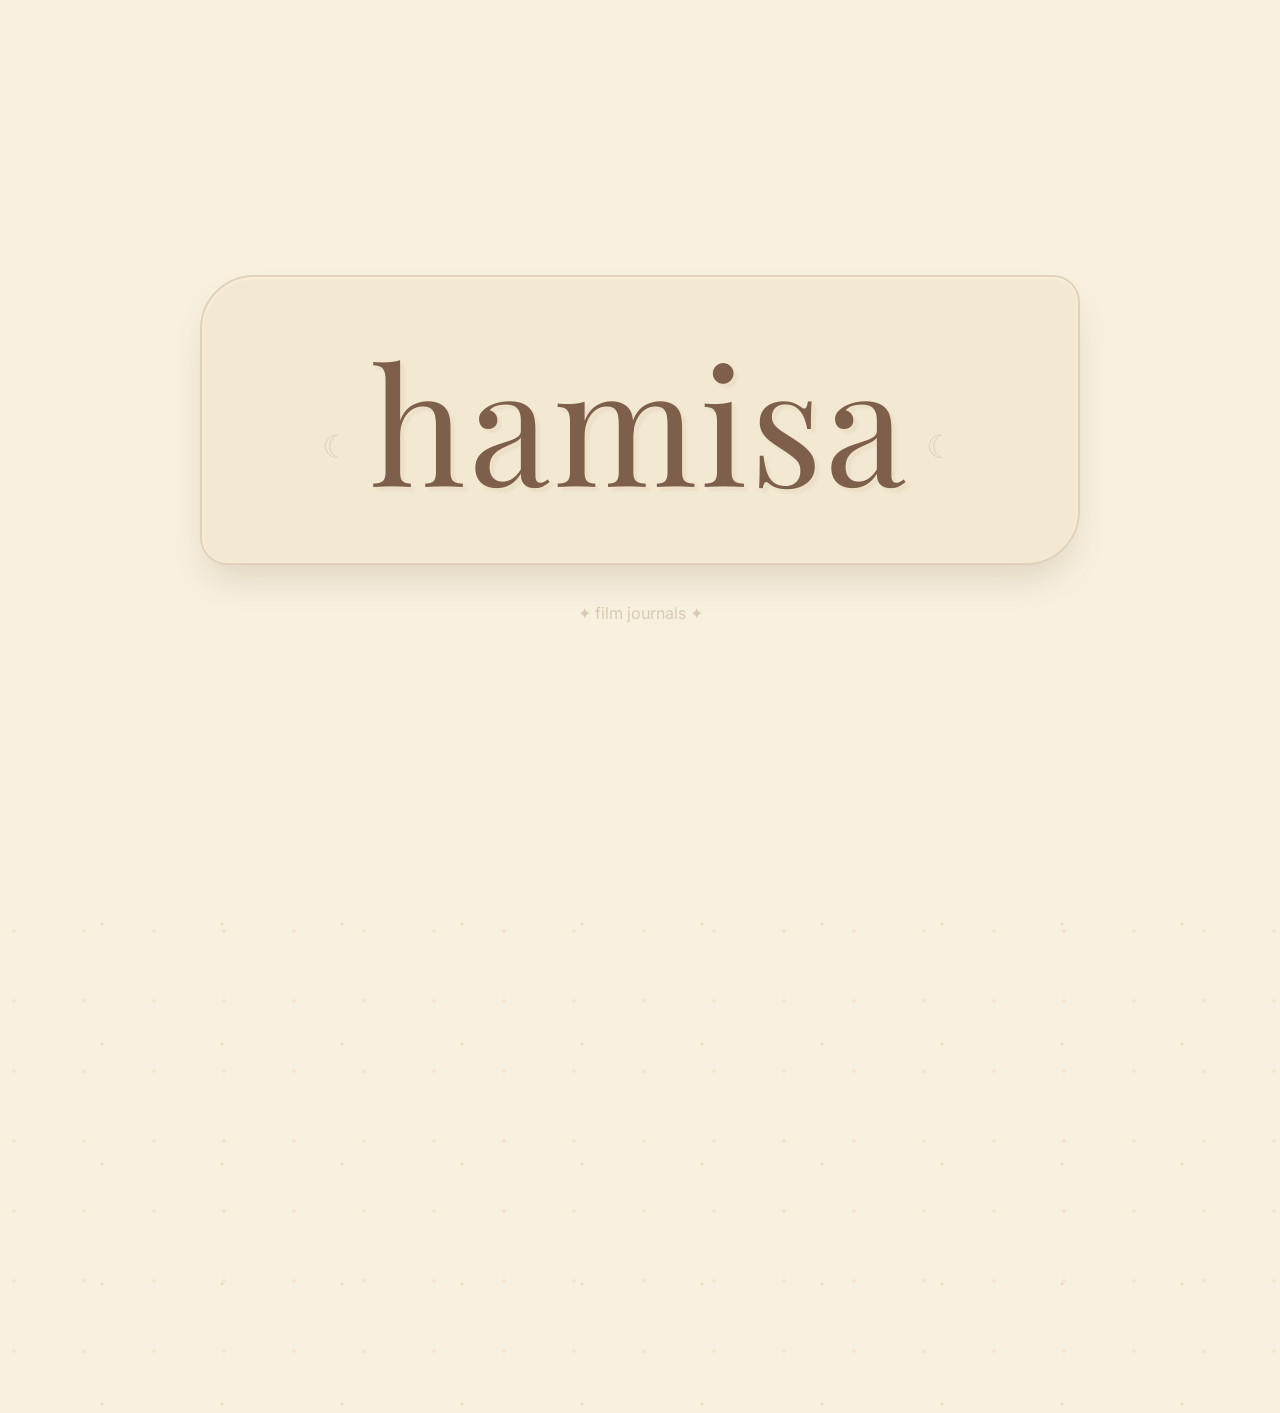
<file: index.html>
<!DOCTYPE html>
<html lang="en">
<head>
    <meta charset="UTF-8">
    <meta name="viewport" content="width=device-width, initial-scale=1.0">
    <title>hi· film journals</title>
    
    <!-- Fonts -->
    <link rel="preconnect" href="https://fonts.googleapis.com">
    <link rel="preconnect" href="https://fonts.gstatic.com" crossorigin>
    <link href="https://fonts.googleapis.com/css2?family=Playfair+Display:ital,wght@0,400..900;1,400..900&family=Inter:opsz,wght@14..32,300;14..32,400;14..32,500&display=swap" rel="stylesheet">
    
    <!-- CSS -->
    <link rel="stylesheet" href="styles.css">
</head>
<body>
    <!-- Landing Section (Animated) -->
    <div id="landing-section" class="section">
        <div class="landing-content">
            <div class="canvas" id="landingCanvas">
                <span class="hamisa">hamisa</span>
            </div>
            <div class="landing-footer">
                <span>✦ film journals ✦</span>
            </div>
        </div>
    </div>

    <!-- Reviews Section (Public) -->
    <div id="reviews-section" class="section">
        <div class="reviews-container">
            <div class="review-header">
                <h1>film reviews</h1>
                <div class="nav-links">
                    <a href="index.html" class="nav-link active">movies</a>
                    <a href="thoughts.html" class="nav-link">thinky place</a>
                    <button class="admin-login-btn" id="open-admin-btn">admin ✦</button>
                </div>
            </div>

            <!-- Search and Filter -->
            <div class="search-container">
                <input type="text" id="searchInput" placeholder="🔍 search by title, director, or year...">
                <select id="yearFilter">
                    <option value="all">all years</option>
                    <option value="2025">2025</option>
                    <option value="2024">2024</option>
                    <option value="2023">2023</option>
                    <option value="2022">2022</option>
                    <option value="2021">2021</option>
                    <option value="2020">2020</option>
                </select>
                <select id="sortFilter">
                    <option value="newest">newest first</option>
                    <option value="oldest">oldest first</option>
                    <option value="a-z">a-z</option>
                    <option value="z-a">z-a</option>
                </select>
            </div>

            <!-- Review Grid -->
            <div id="reviewGrid" class="review-grid"></div>
            <div id="counterNote" class="counter-note"></div>

            <!-- Signature -->
            <div class="signature">
                <span>with love, hamisa</span>
            </div>
        </div>
    </div>

    <!-- Admin Login Modal -->
    <div id="loginModal" class="modal-overlay">
        <div class="modal-content login-modal">
            <span class="modal-flourish">☾</span>
            <h2 class="login-title">admin</h2>
            <div class="form-group">
                <input type="password" id="passwordInput" placeholder="✦ password ✦">
            </div>
            <div class="login-actions">
                <button class="btn" id="loginSubmitBtn">enter</button>
                <button class="btn" id="loginCancelBtn">cancel</button>
            </div>
            <div id="loginError" class="login-error"></div>
        </div>
    </div>

    <!-- Admin Section (Hidden by default) -->
    <div id="admin-section">
        <div class="reviews-container">
            <div class="review-header">
                <h1>admin panel</h1>
                <div class="nav-links">
                    <a href="index.html" class="nav-link">movies</a>
                    <a href="thoughts.html" class="nav-link">thinky place</a>
                    <button class="admin-login-btn" id="back-to-reviews-btn">← back to reviews</button>
                </div>
            </div>

            <!-- Stats Dashboard -->
            <div class="stats-dashboard" id="statsDashboard"></div>

            <div class="admin-container">
                <div id="adminStatus" class="status-message"></div>
                
                <form id="showForm">
                    <div class="form-group">
                        <label for="title">title *</label>
                        <input type="text" id="title" required>
                    </div>
                    <div class="form-group">
                        <label for="director">director</label>
                        <input type="text" id="director">
                    </div>
                    <div class="form-group">
                        <label for="year">year</label>
                        <input type="text" id="year" placeholder="e.g., 2024">
                    </div>
                    <div class="form-group">
                        <label for="reviewText">review *</label>
                        <textarea id="reviewText" required></textarea>
                    </div>
                    <div class="form-actions">
                        <button type="submit" class="btn" id="saveBtn">➕ add show</button>
                        <button type="button" class="btn" id="clearBtn">clear</button>
                    </div>
                </form>

                <!-- Import/Export Section -->
                <div class="import-export">
                    <h3>data management</h3>
                    <div class="import-export-buttons">
                        <button class="btn" id="exportBtn">📥 export</button>
                        <button class="btn" id="importBtn">📤 import</button>
                        <input type="file" id="importFile" accept=".json" style="display: none;">
                    </div>
                </div>

                <div class="shows-list">
                    <h3>current shows (<span id="showCount">0</span>)</h3>
                    <div id="showsContainer"></div>
                </div>
            </div>
        </div>
    </div>

    <!-- Review Modal -->
    <div id="reviewModal" class="modal-overlay">
        <div class="modal-content">
            <span class="modal-flourish">☾</span>
            <div id="modalTitle" class="modal-title"></div>
            <div id="modalReview" class="modal-review"></div>
            <div class="modal-actions">
                <button class="btn" id="closeModalBtn">close</button>
                <button class="btn" id="shareModalBtn">share</button>
            </div>
        </div>
    </div>

    <!-- Toast Container -->
    <div id="toastContainer" class="toast-container"></div>

    <!-- Back to Top Button -->
    <div class="back-to-top" id="backToTop">↑</div>

    <!-- Scripts -->
    
    <script src="script.js"></script>
</body>
</html>
</file>
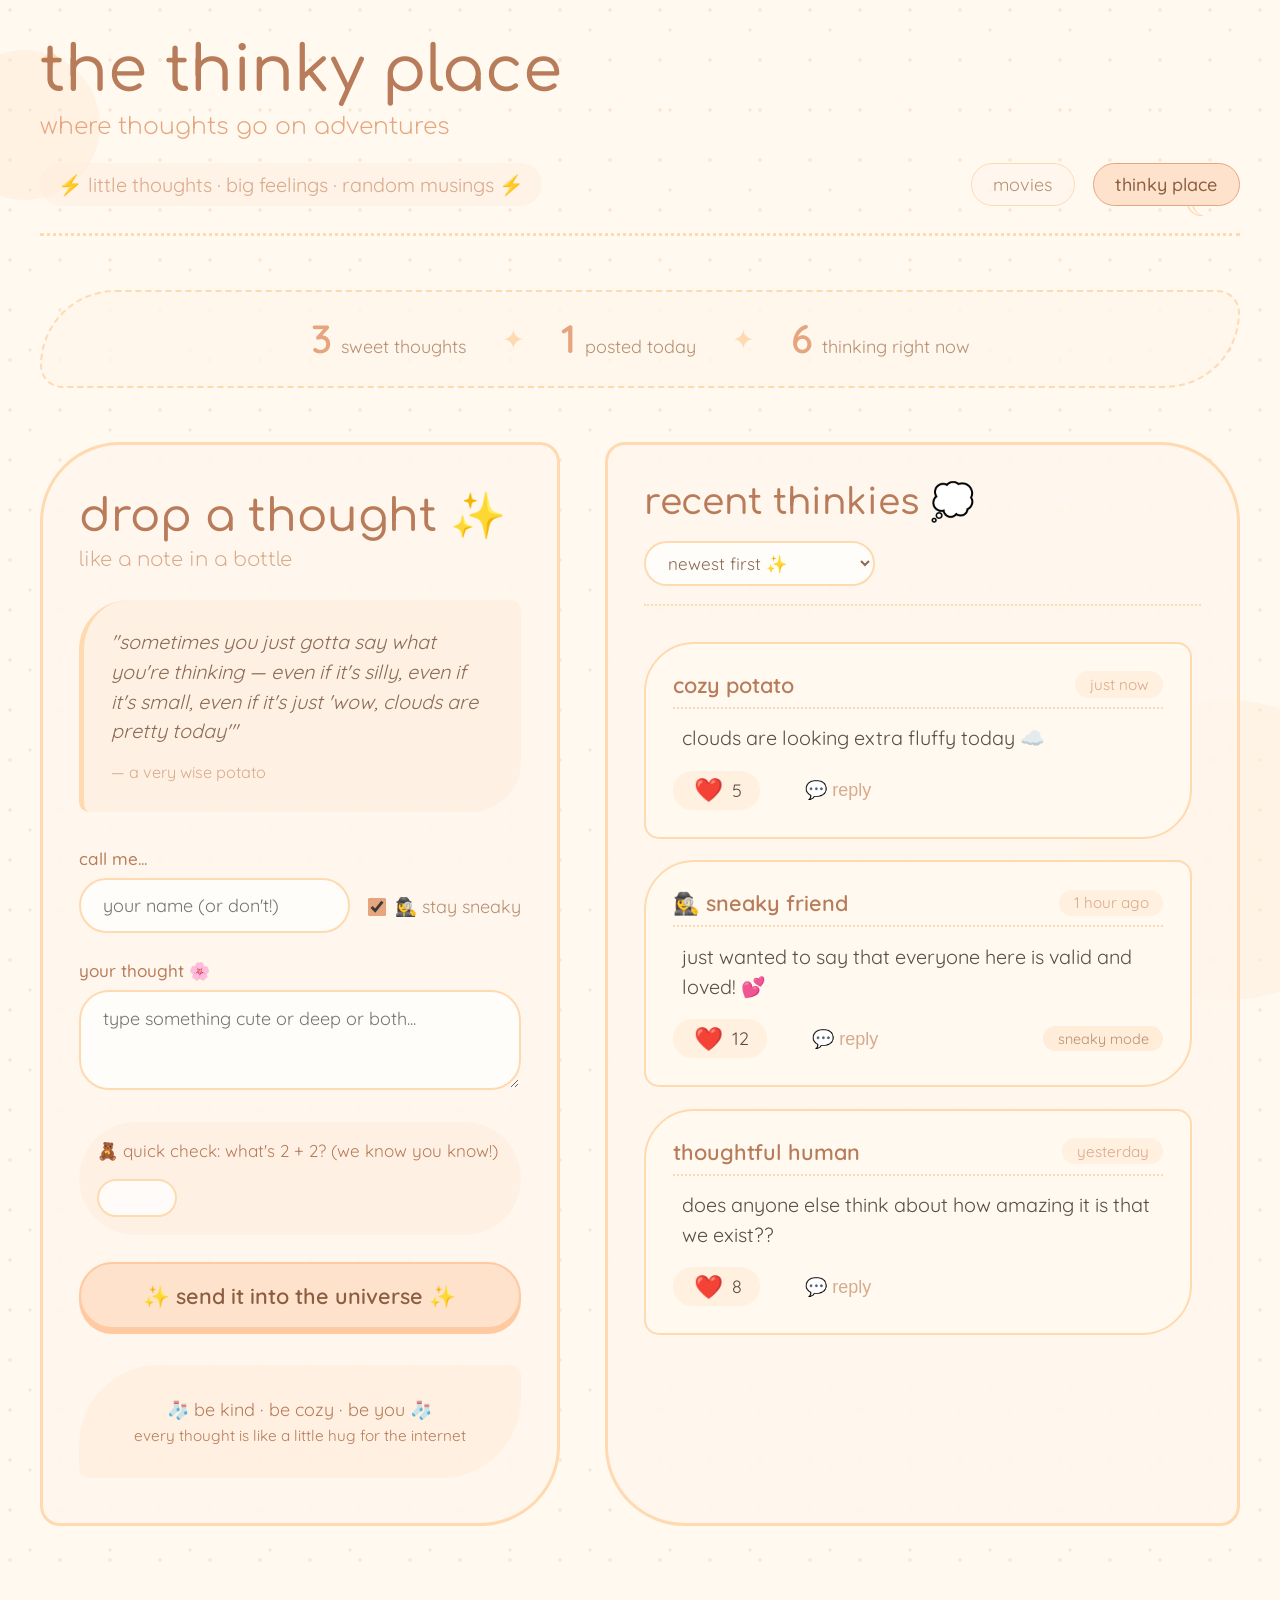
<file: thoughts.html>
<!DOCTYPE html>
<html lang="en">
<head>
    <meta charset="UTF-8">
    <meta name="viewport" content="width=device-width, initial-scale=1.0">
    <title>the thinky place · cute thoughts</title>
    
    <!-- Fonts -->
    <link rel="preconnect" href="https://fonts.googleapis.com">
    <link rel="preconnect" href="https://fonts.gstatic.com" crossorigin>
    <link href="https://fonts.googleapis.com/css2?family=Quicksand:wght@300;400;500;600&family=Comfortaa:wght@300;400;500&display=swap" rel="stylesheet">
    
    <!-- CSS -->
    <link rel="stylesheet" href="thoughts.css">
</head>
<body>
    <!-- floating cuties -->
    <div class="floating-circle"></div>
    <div class="floating-circle-small"></div>
    <div class="floating-star">✦</div>
    <div class="floating-star" style="top: 20%; right: 5%;">☾</div>

    <div class="thoughts-page">
        <!-- header with silly title -->
        <div class="header">
            <div class="title-block">
                <h1>
                    the thinky place
                    <span>where thoughts go on adventures</span>
                </h1>
                <div class="subtitle">
                    ⚡ little thoughts · big feelings · random musings ⚡
                </div>
            </div>
            <div class="nav-links">
                <a href="index.html" class="nav-link">movies</a>
                <a href="thoughts.html" class="nav-link active">thinky place</a>
               
            </div>
        </div>

        <!-- silly stats -->
        <div class="stats-banner">
            <div class="stat-group">
                <span class="stat-number" id="totalComments">0</span>
                <span class="stat-label">sweet thoughts</span>
            </div>
            <span class="stat-divider">✦</span>
            <div class="stat-group">
                <span class="stat-number" id="todayComments">0</span>
                <span class="stat-label">posted today</span>
            </div>
            <span class="stat-divider">✦</span>
            <div class="stat-group">
                <span class="stat-number" id="activeUsers">0</span>
                <span class="stat-label">thinking right now</span>
            </div>
        </div>

        <!-- two column layout -->
        <div class="thoughts-layout">
            <!-- LEFT COLUMN: drop a thought -->
            <div class="drop-spot">
                <h2>
                    drop a thought ✨
                    <span>like a note in a bottle</span>
                </h2>
                
                <div class="silly-quote">
                    "sometimes you just gotta say what you're thinking — even if it's silly, even if it's small, even if it's just 'wow, clouds are pretty today'"
                    <span class="quote-author">— a very wise potato</span>
                </div>
                
                <form id="commentForm" class="cute-form">
                    <div class="form-row">
                        <div class="form-group">
                            <label for="name">call me...</label>
                            <input type="text" id="name" placeholder="your name (or don't!)">
                        </div>
                        <div class="anonymous-toggle">
                            <input type="checkbox" id="anonymousCheck" checked>
                            <label for="anonymousCheck">🕵️‍♀️ stay sneaky</label>
                        </div>
                    </div>
                    
                    <div class="form-group">
                        <label for="comment">your thought <span class="cute-star">🌸</span></label>
                        <textarea id="comment" class="thought-input" placeholder="type something cute or deep or both..."></textarea>
                    </div>
                    
                    <div class="silly-test">
                        <span>🧸 quick check: what's 2 + 2? (we know you know!)</span>
                        <input type="number" id="captcha" required>
                    </div>
                    
                    <button type="submit" class="cute-btn">✨ send it into the universe ✨</button>
                </form>
                
                <div class="cozy-note">
                    <p>🧦 be kind · be cozy · be you 🧦</p>
                    <p style="font-size: 0.85rem;">every thought is like a little hug for the internet</p>
                </div>
            </div>

            <!-- RIGHT COLUMN: thoughts feed -->
            <div class="feed-spot">
                <div class="feed-header">
                    <h3>recent thinkies 💭</h3>
                    <select class="feed-sort" id="sortComments">
                        <option value="newest">newest first ✨</option>
                        <option value="popular">most loved ❤️</option>
                        <option value="oldest">oldies but goodies 📦</option>
                    </select>
                </div>
                
                <div class="thoughts-feed" id="commentsContainer">
                    <!-- comments go here -->
                </div>
            </div>
        </div>
    </div>

    <!-- secret admin login (shh!) -->
    <div id="loginModal" class="modal-overlay">
        <div class="modal-content">
            <div class="modal-flourish">🔐</div>
            <h2 class="modal-title">shh! secret spot</h2>
            <input type="password" id="adminPassword" class="modal-input" placeholder="whisper the password...">
            <div class="modal-actions">
                <button class="modal-btn" id="adminLoginBtn">peek inside</button>
                <button class="modal-btn" id="adminCancelBtn">nevermind</button>
            </div>
            <div id="loginError" class="modal-error"></div>
        </div>
    </div>

    <!-- toasties for notifications -->
    <div class="toast-container" id="toastContainer"></div>

    <!-- Back to Top Button -->
    <div class="back-to-top" id="backToTop">↑</div>

    <!-- JavaScript -->
    <script src="thoughts.js"></script>
   
</body>
</html>
</file>
<file: styles.css>
/* ===== RESET & BASE ===== */
/* Fluid typography - text scales smoothly between screen sizes */
html {
    font-size: 16px;
}

@media screen and (min-width: 320px) {
    html {
        font-size: calc(14px + 2 * ((100vw - 320px) / 680));
    }
}

@media screen and (min-width: 1000px) {
    html {
        font-size: 18px;
    }
}
* {
    margin: 0;
    padding: 0;
    box-sizing: border-box;
}

body {
    background-color: #f8f1e0;
    font-family: 'Inter', 'Segoe UI', Roboto, sans-serif;
    color: #5e4b3c;
    line-height: 1.5;
    min-height: 100vh;
    background-image: radial-gradient(circle at 20% 30%, #f3e5d0 2px, transparent 2px),
                      radial-gradient(circle at 85% 70%, #ecdcc0 1px, transparent 2px);
    background-size: 70px 70px, 120px 120px;
    padding: 1rem;
    overflow-x: hidden;
    animation: pageFadeIn 0.5s ease-out;
}

@keyframes pageFadeIn {
    from {
        opacity: 0;
        transform: translateY(10px);
    }
    to {
        opacity: 1;
        transform: translateY(0);
    }
}

::selection {
    background-color: #dac9b5;
    color: #3f3329;
}

/* ===== SECTIONS ===== */
.section {
    min-height: 100vh;
    display: flex;
    align-items: center;
    justify-content: center;
    transition: transform 0.8s cubic-bezier(0.4, 0, 0.2, 1);
}

#landing-section {
    position: fixed;
    top: 0;
    left: 0;
    width: 100%;
    height: 100vh;
    z-index: 100;
    background-color: #f8f1e0;
    transform: translateY(0);
}

#landing-section.hidden {
    transform: translateY(-100%);
}

#reviews-section {
    min-height: 100vh;
    padding: 2rem 0;
    opacity: 0;
    transition: opacity 0.5s ease 0.3s;
}

#reviews-section.visible {
    opacity: 1;
}

/* ===== LANDING PAGE ===== */
.landing-content {
    width: 100%;
    max-width: 880px;
    margin: 0 auto;
    animation: floatIn 1.2s ease-out;
}

@keyframes floatIn {
    0% {
        opacity: 0;
        transform: translateY(40px) scale(0.95);
    }
    100% {
        opacity: 1;
        transform: translateY(0) scale(1);
    }
}

.canvas {
    width: 100%;
    background: #f3e9d2;
    border-radius: 3rem 1.5rem 3rem 1.5rem;
    box-shadow: 0 20px 35px -8px rgba(120, 90, 60, 0.2),
                inset 0 1px 4px rgba(255, 245, 225, 0.8);
    padding: 3rem 2.5rem;
    border: 2px solid #e2d2bb;
    cursor: pointer;
    transition: all 0.3s ease;
    position: relative;
    overflow: hidden;
}

.canvas:hover {
    transform: scale(1.02);
    box-shadow: 0 30px 45px -12px rgba(120, 90, 60, 0.3);
}

.canvas::after {
    content: "click to enter";
    position: absolute;
    bottom: 20px;
    right: 30px;
    font-size: 0.9rem;
    color: #cbb99f;
    opacity: 0;
    transition: opacity 0.3s ease;
    font-style: italic;
}

.canvas:hover::after {
    opacity: 0.7;
}

.hamisa {
    display: block;
    font-size: clamp(4rem, 18vw, 9rem);
    font-weight: 400;
    letter-spacing: 0.02em;
    color: #7d5f4b;
    text-align: center;
    text-transform: lowercase;
    font-family: 'Playfair Display', 'Times New Roman', Georgia, serif;
    text-shadow: 2px 2px 1px rgba(240, 225, 200, 0.8),
                 4px 4px 3px rgba(160, 130, 100, 0.1);
    line-height: 1.1;
    animation: pulse 3s infinite ease-in-out;
}

@keyframes pulse {
    0%, 100% {
        text-shadow: 2px 2px 1px rgba(240, 225, 200, 0.8),
                     4px 4px 3px rgba(160, 130, 100, 0.1);
    }
    50% {
        text-shadow: 4px 4px 2px rgba(240, 225, 200, 0.9),
                     6px 6px 5px rgba(160, 130, 100, 0.15);
    }
}

.hamisa::before, .hamisa::after {
    content: "☾";
    display: inline-block;
    font-size: 1.8rem;
    color: #cbb99f;
    margin: 0 0.9rem;
    vertical-align: middle;
    opacity: 0.45;
    filter: drop-shadow(0 1px 0 #fff8e5);
    animation: rotateMoon 8s infinite linear;
}

.hamisa::before {
    animation: rotateMoon 8s infinite reverse;
}

@keyframes rotateMoon {
    0% { transform: rotate(0deg); }
    100% { transform: rotate(360deg); }
}

.landing-footer {
    text-align: center;
    margin-top: 2rem;
    font-size: 0.9rem;
    color: #cbb99f;
    opacity: 0;
    animation: fadeInUp 0.8s ease-out 0.5s forwards;
}

@keyframes fadeInUp {
    from {
        opacity: 0;
        transform: translateY(10px);
    }
    to {
        opacity: 0.7;
        transform: translateY(0);
    }
}

/* ===== REVIEW SECTION ===== */
.reviews-container {
    max-width: 1200px;
    margin: 0 auto;
    padding: 0 1rem;
}

.review-header {
    display: flex;
    justify-content: space-between;
    align-items: center;
    margin-bottom: 2rem;
    padding: 1rem 0;
    border-bottom: 2px solid #e2d2bb;
}

.review-header h1 {
    font-family: 'Playfair Display', serif;
    font-size: 2.5rem;
    color: #7d5f4b;
    position: relative;
    display: inline-block;
}

.review-header h1::after {
    content: '';
    position: absolute;
    bottom: -5px;
    left: 0;
    width: 60px;
    height: 3px;
    background: #dac9b5;
    border-radius: 3px;
}

/* ===== NAVIGATION LINKS ===== */
.nav-links {
    display: flex;
    gap: 1rem;
    align-items: center;
}

.nav-link {
    font-size: 1rem;
    text-decoration: none;
    color: #9b846d;
    padding: 0.5rem 1.2rem;
    border-radius: 40px;
    background: rgba(255, 245, 235, 0.7);
    border: 1px solid #e2d2bb;
    transition: all 0.3s cubic-bezier(0.4, 0, 0.2, 1);
}

.nav-link:hover {
    background: #e7dac6;
    border-color: #bfaa97;
    color: #5e4b3c;
    transform: translateY(-2px);
}

.nav-link.active {
    background: #e7dac6;
    border-color: #bfaa97;
    color: #5e4b3c;
    font-weight: 500;
}

.admin-login-btn {
    background: none;
    border: 1px solid #e2d2bb;
    border-radius: 40px;
    padding: 0.5rem 1.5rem;
    font-size: 0.9rem;
    color: #9b846d;
    cursor: pointer;
    transition: all 0.2s;
    font-family: 'Inter', sans-serif;
}

.admin-login-btn:hover {
    background: #e7dac6;
    border-color: #bfaa97;
    color: #5e4b3c;
}

/* ===== SEARCH & FILTER ===== */
.search-container {
    display: flex;
    gap: 1rem;
    margin-bottom: 2rem;
    flex-wrap: wrap;
}

.search-container input, .search-container select {
    padding: 0.8rem 1.2rem;
    background: #f3e9d2;
    border: 2px solid #e2d2bb;
    border-radius: 40px;
    font-family: 'Inter', sans-serif;
    color: #5e4b3c;
    font-size: 0.95rem;
    transition: all 0.2s;
    flex: 1;
    min-width: 200px;
}

.search-container input:focus, .search-container select:focus {
    outline: none;
    border-color: #bfaa97;
    background: #fef9f0;
}

.search-container input::placeholder {
    color: #cbb99f;
    font-style: italic;
}

.search-container select {
    cursor: pointer;
    background-image: url("data:image/svg+xml;utf8,<svg xmlns='http://www.w3.org/2000/svg' width='16' height='16' viewBox='0 0 24 24' fill='none' stroke='%235e4b3c' stroke-width='2'><polyline points='6 9 12 15 18 9'/></svg>");
    background-repeat: no-repeat;
    background-position: right 1rem center;
    appearance: none;
    padding-right: 2.5rem;
}

/* ===== REVIEW GRID ===== */
.review-grid {
    display: grid;
    grid-template-columns: repeat(auto-fill, minmax(280px, 1fr));
    gap: 1.8rem;
    margin: 2rem 0;
}

.review-card {
    background: #f4ead8;
    border: 1px solid #e5d6c2;
    border-radius: 2rem 0.8rem 2rem 0.8rem;
    padding: 1.8rem 1.2rem 1.4rem 1.2rem;
    transition: all 0.3s ease;
    box-shadow: 0 10px 20px -12px rgba(90, 70, 50, 0.2);
    display: flex;
    flex-direction: column;
    cursor: pointer;
    position: relative;
    animation: cardAppear 0.5s ease-out;
    animation-fill-mode: both;
}

@keyframes cardAppear {
    from {
        opacity: 0;
        transform: translateY(20px);
    }
    to {
        opacity: 1;
        transform: translateY(0);
    }
}

.review-card:nth-child(1) { animation-delay: 0.1s; }
.review-card:nth-child(2) { animation-delay: 0.15s; }
.review-card:nth-child(3) { animation-delay: 0.2s; }
.review-card:nth-child(4) { animation-delay: 0.25s; }
.review-card:nth-child(5) { animation-delay: 0.3s; }
.review-card:nth-child(6) { animation-delay: 0.35s; }
.review-card:nth-child(7) { animation-delay: 0.4s; }
.review-card:nth-child(8) { animation-delay: 0.45s; }
.review-card:nth-child(9) { animation-delay: 0.5s; }
.review-card:nth-child(10) { animation-delay: 0.55s; }

.review-card:hover {
    background: #f2e6d2;
    border-color: #d6c0a8;
    box-shadow: 0 18px 25px -16px #ad927b;
    transform: translateY(-5px) scale(1.02);
}

.review-card::after {
    content: "↗";
    position: absolute;
    bottom: 8px;
    right: 12px;
    font-size: 1rem;
    color: #cbb297;
    opacity: 0.4;
    transition: opacity 0.1s;
}

.review-card:hover::after {
    opacity: 0.9;
    color: #9e806a;
}

.card-index {
    font-size: 0.75rem;
    font-weight: 400;
    color: #b8a38d;
    letter-spacing: 1.5px;
    margin-bottom: 0.4rem;
    border-bottom: 1px dotted #dfcebb;
    padding-bottom: 0.5rem;
    display: flex;
    justify-content: space-between;
}

.film-title {
    font-family: 'Playfair Display', serif;
    font-size: 1.5rem;
    font-weight: 500;
    color: #624f3e;
    line-height: 1.2;
    margin-bottom: 0.25rem;
}

.film-director {
    font-size: 0.8rem;
    color: #937f6b;
    text-transform: uppercase;
    margin-bottom: 0.8rem;
    font-weight: 300;
}

.film-synopsis {
    font-size: 0.85rem;
    color: #5b4b3d;
    margin: 0.6rem 0 0.8rem;
    line-height: 1.5;
    border-left: 2px solid #dac2ae;
    padding-left: 0.7rem;
}

.film-meta {
    display: flex;
    flex-wrap: wrap;
    gap: 0.5rem;
    margin-top: auto;
    padding-top: 0.6rem;
    border-top: 1px solid #e4d5c2;
    font-size: 0.7rem;
    color: #7a6655;
}

.badge {
    background: #e3d3c0;
    padding: 0.2rem 0.8rem;
    border-radius: 30px;
    color: #4e3f33;
}

.counter-note {
    text-align: center;
    margin: 2rem 0;
    color: #a48f7a;
    font-size: 0.9rem;
    letter-spacing: 1px;
}

.counter-note span {
    background: #ecdfce;
    padding: 0.3rem 2rem;
    border-radius: 40px;
    display: inline-block;
}

.signature {
    margin-top: 3rem;
    text-align: right;
    border-top: 2px solid #e2d2bb;
    padding-top: 1rem;
    color: #ac9a87;
    font-family: 'Playfair Display', serif;
    font-style: italic;
}

/* ===== MODAL ===== */
.modal-overlay {
    display: none;
    position: fixed;
    top: 0;
    left: 0;
    width: 100%;
    height: 100%;
    background: rgba(120, 90, 70, 0.2);
    backdrop-filter: blur(5px);
    align-items: center;
    justify-content: center;
    z-index: 1000;
}

.modal-content {
    background: #faf3e5;
    max-width: 500px;
    width: 90%;
    border-radius: 3rem 1rem 3rem 1rem;
    border: 3px solid #e2cfbb;
    padding: 2.5rem;
    position: relative;
    box-shadow: 0 30px 40px -20px #3f3329;
}

.modal-flourish {
    position: absolute;
    top: -15px;
    left: 50%;
    transform: translateX(-50%);
    font-size: 2rem;
    color: #cbb99f;
    background: #faf3e5;
    padding: 0 1rem;
}

.login-modal {
    max-width: 400px;
    text-align: center;
}

.login-title {
    font-family: 'Playfair Display', serif;
    font-size: 2rem;
    color: #7d5f4b;
    margin-bottom: 1.5rem;
}

.login-actions {
    display: flex;
    gap: 1rem;
    justify-content: center;
    margin-top: 1.5rem;
}

.login-error {
    color: #b15a5a;
    font-size: 0.9rem;
    margin-top: 1rem;
    min-height: 1.5rem;
}

.modal-title {
    font-size: 2rem;
    color: #624f3e;
    border-bottom: 2px dashed #dccbb6;
    padding-bottom: 0.5rem;
    margin-bottom: 1rem;
    font-family: 'Playfair Display', serif;
}

.modal-review {
    font-size: 1rem;
    line-height: 1.6;
    color: #4f3f33;
    margin-bottom: 1.5rem;
    background: #f3e8db;
    padding: 1.2rem;
    border-radius: 1.5rem 0.5rem 1.5rem 0.5rem;
    max-height: 400px;
    overflow-y: auto;
}

.modal-actions {
    display: flex;
    gap: 1rem;
    justify-content: flex-end;
}

/* ===== ADMIN SECTION ===== */
#admin-section {
    display: none;
    min-height: 100vh;
    padding: 2rem 0;
}

#admin-section.active {
    display: block;
}

.stats-dashboard {
    display: grid;
    grid-template-columns: repeat(auto-fit, minmax(200px, 1fr));
    gap: 1rem;
    margin-bottom: 2rem;
}

.stat-card {
    background: #f4ead8;
    border: 1px solid #e5d6c2;
    border-radius: 2rem 0.8rem 2rem 0.8rem;
    padding: 1.5rem;
    text-align: center;
    transition: all 0.2s;
}

.stat-card:hover {
    transform: translateY(-3px);
    box-shadow: 0 10px 20px -12px #ad927b;
}

.stat-value {
    font-size: 2.5rem;
    font-weight: 600;
    color: #7d5f4b;
    font-family: 'Playfair Display', serif;
}

.stat-label {
    color: #9b846d;
    font-size: 0.9rem;
    text-transform: uppercase;
}

.admin-container {
    background: #f3e9d2;
    border: 2px solid #e2d2bb;
    border-radius: 3rem 1.5rem 3rem 1.5rem;
    padding: 2rem;
    margin-bottom: 2rem;
}

.form-group {
    margin-bottom: 1.5rem;
}

.form-group label {
    display: block;
    margin-bottom: 0.5rem;
    color: #624f3e;
    font-weight: 500;
    text-transform: lowercase;
    letter-spacing: 0.5px;
}

.form-group input, .form-group textarea {
    width: 100%;
    padding: 0.8rem 1.2rem;
    background: #fef9f0;
    border: 2px solid #e2cfbb;
    border-radius: 1rem;
    font-family: 'Inter', sans-serif;
    color: #5e4b3c;
    font-size: 1rem;
    transition: all 0.2s;
}

.form-group input:focus, .form-group textarea:focus {
    outline: none;
    border-color: #bfaa97;
    background: #fffbf5;
}

.form-group textarea {
    min-height: 120px;
    resize: vertical;
}

.form-actions {
    display: flex;
    gap: 1rem;
    margin: 2rem 0;
}

.btn {
    background: #e7dac6;
    border: 1px solid #bfaa97;
    padding: 0.6rem 1.5rem;
    border-radius: 40px;
    font-size: 0.9rem;
    color: #5e4b3c;
    cursor: pointer;
    transition: all 0.2s;
    font-family: 'Inter', sans-serif;
}

.btn:hover {
    background: #dac9b5;
    transform: scale(1.02);
}

.import-export {
    margin: 2rem 0;
    padding: 1.5rem;
    background: #f4ead8;
    border: 1px dashed #d6c0a8;
    border-radius: 2rem 0.8rem 2rem 0.8rem;
}

.import-export h3 {
    color: #7d5f4b;
    margin-bottom: 1rem;
    font-family: 'Playfair Display', serif;
}

.import-export-buttons {
    display: flex;
    gap: 1rem;
    flex-wrap: wrap;
}

.shows-list {
    margin-top: 2rem;
    border-top: 2px solid #e2d2bb;
    padding-top: 2rem;
}

.shows-list h3 {
    color: #7d5f4b;
    margin-bottom: 1rem;
    font-family: 'Playfair Display', serif;
}

.show-item {
    background: #f4ead8;
    border: 1px solid #e5d6c2;
    border-radius: 2rem 0.8rem 2rem 0.8rem;
    padding: 1rem 1.5rem;
    margin-bottom: 1rem;
    display: flex;
    justify-content: space-between;
    align-items: center;
    transition: all 0.2s;
}

.show-item:hover {
    background: #f2e6d2;
    border-color: #d6c0a8;
    transform: translateX(5px);
}

.show-actions {
    display: flex;
    gap: 0.5rem;
}

.show-actions button {
    padding: 0.4rem 1rem;
    border-radius: 30px;
    border: 1px solid #bfaa97;
    cursor: pointer;
    transition: all 0.2s;
    background: #e7dac6;
    color: #5e4b3c;
}

.show-actions button:hover {
    background: #dac9b5;
    transform: scale(1.05);
}

.status-message {
    padding: 1rem;
    margin-bottom: 1rem;
    border-radius: 1rem;
    display: none;
}

.status-success {
    background: #d9e6d2;
    color: #2f4b2f;
    display: block;
}

.status-error {
    background: #f3dddd;
    color: #8b3f3f;
    display: block;
}

/* ===== TOAST NOTIFICATIONS ===== */
.toast-container {
    position: fixed;
    bottom: 20px;
    left: 20px;
    z-index: 1001;
    display: flex;
    flex-direction: column;
    gap: 10px;
}

.toast {
    background: #f3e9d2;
    border: 2px solid #e2cfbb;
    border-radius: 2rem 0.5rem 2rem 0.5rem;
    padding: 1rem 2rem;
    color: #5e4b3c;
    font-size: 0.95rem;
    box-shadow: 0 10px 20px rgba(120, 90, 60, 0.1);
    animation: slideInLeft 0.3s ease;
}

@keyframes slideInLeft {
    from {
        opacity: 0;
        transform: translateX(-100%);
    }
    to {
        opacity: 1;
        transform: translateX(0);
    }
}

.toast-success {
    background: #d9e6d2;
    border-color: #9fb892;
    color: #2f4b2f;
}

.toast-error {
    background: #f3dddd;
    border-color: #d4a5a5;
    color: #8b3f3f;
}

/* ===== BACK TO TOP ===== */
.back-to-top {
    position: fixed;
    bottom: 30px;
    right: 30px;
    background: #e7dac6;
    border: 2px solid #bfaa97;
    width: 50px;
    height: 50px;
    border-radius: 50%;
    display: flex;
    align-items: center;
    justify-content: center;
    cursor: pointer;
    opacity: 0;
    transition: all 0.3s;
    z-index: 90;
    font-size: 1.5rem;
    color: #5e4b3c;
}

.back-to-top.visible {
    opacity: 0.8;
}

.back-to-top:hover {
    opacity: 1;
    transform: scale(1.1) translateY(-5px);
}

/* ===== RESPONSIVE ===== */
@media (max-width: 600px) {
    body {
        padding: 0.5rem;
    }
    
    .canvas {
        padding: 2rem 1.2rem;
    }
    
    .hamisa::before,
    .hamisa::after {
        font-size: 1.2rem;
        margin: 0 0.3rem;
    }
    
    .review-header {
        flex-direction: column;
        gap: 1rem;
        text-align: center;
    }
    
    .review-header h1::after {
        left: 50%;
        transform: translateX(-50%);
    }
    
    .search-container {
        flex-direction: column;
    }
    
    .search-container input,
    .search-container select {
        width: 100%;
    }
    
    .back-to-top {
        bottom: 20px;
        right: 20px;
        width: 40px;
        height: 40px;
        font-size: 1.2rem;
    }
    /* ===== ADD THESE TO THE END OF YOUR EXISTING styles.css ===== */

/* ===== RESPONSIVE DESIGN ===== */

/* Large tablets and small laptops */
@media screen and (max-width: 1024px) {
    .reviews-container {
        padding: 0 2rem;
    }
    
    .review-header h1 {
        font-size: 2.2rem;
    }
    
    .review-grid {
        grid-template-columns: repeat(auto-fill, minmax(250px, 1fr));
        gap: 1.5rem;
    }
}

/* Tablets */
@media screen and (max-width: 768px) {
    body {
        padding: 1rem;
    }
    
    .review-header {
        flex-direction: column;
        align-items: flex-start;
        gap: 1rem;
    }
    
    .review-header h1 {
        font-size: 2rem;
    }
    
    .review-header h1::after {
        left: 0;
        transform: none;
    }
    
    .nav-links {
        width: 100%;
        justify-content: flex-start;
    }
    
    .search-container {
        flex-direction: column;
    }
    
    .search-container input,
    .search-container select {
        width: 100%;
    }
    
    .review-grid {
        grid-template-columns: repeat(auto-fill, minmax(280px, 1fr));
    }
    
    .modal-content {
        width: 95%;
        padding: 2rem 1.5rem;
    }
    
    .modal-title {
        font-size: 1.8rem;
    }
    
    .stats-dashboard {
        grid-template-columns: repeat(2, 1fr);
    }
    
    .admin-container {
        padding: 1.5rem;
    }
    
    .show-item {
        flex-direction: column;
        align-items: flex-start;
        gap: 1rem;
    }
    
    .show-actions {
        width: 100%;
        justify-content: flex-end;
    }
}

/* Mobile phones */
@media screen and (max-width: 480px) {
    body {
        padding: 0.8rem;
    }
    
    .review-header h1 {
        font-size: 1.8rem;
    }
    
    .nav-links {
        flex-wrap: wrap;
    }
    
    .nav-link, .admin-login-btn {
        font-size: 0.9rem;
        padding: 0.4rem 1rem;
    }
    
    .search-container input,
    .search-container select {
        padding: 0.6rem 1rem;
        font-size: 0.9rem;
    }
    
    .review-grid {
        grid-template-columns: 1fr;
        gap: 1.2rem;
    }
    
    .review-card {
        padding: 1.5rem 1rem;
    }
    
    .film-title {
        font-size: 1.3rem;
    }
    
    .modal-content {
        width: 100%;
        border-radius: 2rem 0.5rem 2rem 0.5rem;
        padding: 1.8rem 1.2rem;
    }
    
    .modal-title {
        font-size: 1.5rem;
    }
    
    .modal-review {
        font-size: 0.95rem;
        max-height: 300px;
    }
    
    .modal-actions {
        flex-direction: column;
    }
    
    .modal-actions .btn {
        width: 100%;
    }
    
    .stats-dashboard {
        grid-template-columns: 1fr;
        gap: 0.8rem;
    }
    
    .stat-card {
        padding: 1rem;
    }
    
    .stat-value {
        font-size: 2rem;
    }
    
    .admin-container {
        padding: 1rem;
        border-radius: 2rem 1rem 2rem 1rem;
    }
    
    .form-group input,
    .form-group textarea {
        padding: 0.6rem 1rem;
    }
    
    .form-actions {
        flex-direction: column;
    }
    
    .form-actions .btn {
        width: 100%;
    }
    
    .import-export-buttons {
        flex-direction: column;
    }
    
    .import-export-buttons .btn {
        width: 100%;
    }
    
    .show-item {
        padding: 0.8rem 1rem;
    }
    
    .show-actions {
        flex-direction: row;
        flex-wrap: wrap;
    }
    
    .back-to-top {
        bottom: 20px;
        right: 20px;
        width: 45px;
        height: 45px;
        font-size: 1.3rem;
    }
    
    .toast {
        padding: 0.8rem 1.5rem;
        font-size: 0.9rem;
    }
}

/* Small mobile phones */
@media screen and (max-width: 360px) {
    .review-header h1 {
        font-size: 1.5rem;
    }
    
    .nav-link, .admin-login-btn {
        font-size: 0.8rem;
        padding: 0.3rem 0.8rem;
    }
    
    .film-title {
        font-size: 1.2rem;
    }
    
    .card-index {
        font-size: 0.7rem;
    }
    
    .badge {
        font-size: 0.65rem;
        padding: 0.15rem 0.6rem;
    }
    
    .counter-note span {
        padding: 0.2rem 1.5rem;
        font-size: 0.8rem;
    }
    
    .signature {
        font-size: 0.9rem;
    }
}

/* Landscape mode on phones */
@media screen and (max-height: 480px) and (orientation: landscape) {
    .landing-content {
        max-width: 90%;
    }
    
    .hamisa {
        font-size: clamp(3rem, 12vw, 6rem);
    }
    
    .canvas {
        padding: 1.5rem;
    }
    
    .modal-content {
        max-height: 90vh;
        overflow-y: auto;
    }
    
    .modal-review {
        max-height: 200px;
    }
}

/* High-resolution screens */
@media screen and (min-width: 1440px) {
    .reviews-container {
        max-width: 1400px;
    }
    
    .review-grid {
        grid-template-columns: repeat(4, 1fr);
    }
    
    .review-header h1 {
        font-size: 3rem;
    }
}

/* Touch-friendly improvements for mobile */
@media (hover: none) and (pointer: coarse) {
    .review-card:hover {
        transform: none;
    }
    
    .review-card:active {
        transform: scale(0.98);
    }
    
    .btn:hover,
    .admin-login-btn:hover,
    .nav-link:hover {
        transform: none;
    }
    
    .btn:active,
    .admin-login-btn:active,
    .nav-link:active {
        transform: scale(0.95);
    }
    
    .back-to-top:hover {
        transform: none;
    }
    
    .back-to-top:active {
        transform: scale(0.9);
    }
}

/* Dark mode support (optional) */
@media (prefers-color-scheme: dark) {
    body {
        background-color: #2a2420;
        color: #e0d5c8;
    }
    
    .review-card {
        background: #3a332e;
        border-color: #5e4b3c;
    }
    
    .modal-content {
        background: #332d27;
        border-color: #5e4b3c;
    }
    
    /* Add more dark mode styles if desired */
}

/* Print styles */
@media print {
    .back-to-top,
    .toast-container,
    .modal-overlay {
        display: none !important;
    }
    
    body {
        background: white;
        color: black;
        padding: 0;
    }
    
    .review-card {
        break-inside: avoid;
        box-shadow: none;
    }
}
}
</file>
<file: thoughts.css>
/* ===== RESET & BASE ===== */
/* Fluid typography - text scales smoothly between screen sizes */
html {
    font-size: 16px;
}

@media screen and (min-width: 320px) {
    html {
        font-size: calc(14px + 2 * ((100vw - 320px) / 680));
    }
}

@media screen and (min-width: 1000px) {
    html {
        font-size: 18px;
    }
}
* {
    margin: 0;
    padding: 0;
    box-sizing: border-box;
}

body {
    background: #fff9f0;
    font-family: 'Quicksand', sans-serif;
    color: #5a4e42;
    min-height: 100vh;
    padding: 2rem;
    background-image: 
        radial-gradient(circle at 10px 10px, #fce9d8 2px, transparent 2px),
        radial-gradient(circle at 30px 30px, #f5e6d3 1px, transparent 2px);
    background-size: 50px 50px, 80px 80px;
    position: relative;
}

/* ===== CUTIE FLOATING THINGS ===== */
.floating-circle {
    position: fixed;
    width: 300px;
    height: 300px;
    border-radius: 50%;
    background: rgba(255, 235, 215, 0.4);
    bottom: -100px;
    right: -100px;
    z-index: -1;
    pointer-events: none;
}

.floating-circle-small {
    position: fixed;
    width: 150px;
    height: 150px;
    border-radius: 50%;
    background: rgba(255, 225, 200, 0.3);
    top: 50px;
    left: -50px;
    z-index: -1;
    pointer-events: none;
}

.floating-star {
    position: fixed;
    font-size: 2rem;
    color: #ffd9b0;
    z-index: -1;
    pointer-events: none;
    animation: float 6s infinite ease-in-out;
}

@keyframes float {
    0%, 100% { transform: translateY(0) rotate(0deg); }
    50% { transform: translateY(-20px) rotate(10deg); }
}

/* ===== MAIN CONTAINER ===== */
.thoughts-page {
    max-width: 1200px;
    margin: 0 auto;
    position: relative;
}

/* ===== HEADER ===== */
.header {
    display: flex;
    justify-content: space-between;
    align-items: flex-end;
    margin-bottom: 3rem;
    padding-bottom: 1.5rem;
    border-bottom: 3px dotted #ffd9b0;
    flex-wrap: wrap;
    gap: 1rem;
}

.title-block h1 {
    font-size: 3.5rem;
    font-weight: 500;
    line-height: 1.1;
    color: #b87c5a;
    font-family: 'Comfortaa', cursive;
    margin-bottom: 0.5rem;
}

.title-block h1 span {
    display: block;
    font-size: 1.3rem;
    color: #e6a57e;
    margin-top: 0.5rem;
    font-weight: 300;
}

.title-block .subtitle {
    font-size: 1.1rem;
    color: #d9aa8b;
    margin-top: 0.8rem;
    background: rgba(255, 235, 220, 0.5);
    padding: 0.5rem 1rem;
    border-radius: 50px;
    display: inline-block;
}

/* ===== NAVIGATION LINKS ===== */
.nav-links {
    display: flex;
    gap: 1rem;
    flex-wrap: wrap;
}

.nav-link {
    font-size: 1rem;
    text-decoration: none;
    color: #b98f72;
    padding: 0.5rem 1.2rem;
    border-radius: 40px;
    background: rgba(255, 245, 235, 0.7);
    border: 1px solid #ffd9b0;
    transition: all 0.3s ease;
}

.nav-link:hover {
    background: #ffe2cc;
    color: #8b5e42;
    transform: translateY(-2px);
}

.nav-link.active {
    background: #ffe2cc;
    color: #8b5e42;
    font-weight: 500;
    border-color: #e6a57e;
}

/* ===== STATS BANNER ===== */
.stats-banner {
    display: flex;
    gap: 2rem;
    margin-bottom: 3rem;
    padding: 1.5rem 2rem;
    background: rgba(255, 245, 235, 0.8);
    border-radius: 100px 30px 100px 30px;
    border: 2px dashed #ffd9b0;
    flex-wrap: wrap;
    justify-content: center;
    align-items: center;
}

.stat-group {
    display: flex;
    align-items: baseline;
    gap: 0.5rem;
}

.stat-number {
    font-size: 2.2rem;
    font-weight: 600;
    color: #e6a57e;
    line-height: 1;
}

.stat-label {
    font-size: 1rem;
    color: #b98f72;
    text-transform: lowercase;
}

.stat-divider {
    color: #ffd9b0;
    font-size: 1.5rem;
}

/* ===== TWO COLUMN LAYOUT ===== */
.thoughts-layout {
    display: grid;
    grid-template-columns: 0.9fr 1.1fr;
    gap: 2.5rem;
    margin-bottom: 3rem;
}

/* ===== LEFT COLUMN - DROP SPOT ===== */
.drop-spot {
    background: rgba(255, 245, 235, 0.7);
    border: 3px solid #ffd9b0;
    border-radius: 80px 20px 80px 20px;
    padding: 2.5rem 2rem;
    backdrop-filter: blur(2px);
}

.drop-spot h2 {
    font-size: 2.5rem;
    font-weight: 500;
    color: #b87c5a;
    margin-bottom: 0.5rem;
    font-family: 'Comfortaa', cursive;
    line-height: 1.2;
}

.drop-spot h2 span {
    display: block;
    font-size: 1.1rem;
    color: #d9aa8b;
    font-weight: 300;
    margin-top: 0.3rem;
}

.silly-quote {
    margin: 1.5rem 0;
    padding: 1.5rem;
    background: rgba(255, 235, 220, 0.5);
    border-radius: 50px 10px 50px 10px;
    font-size: 1.1rem;
    line-height: 1.5;
    color: #8b6b54;
    font-style: italic;
    border-left: 5px solid #ffd9b0;
}

.quote-author {
    display: block;
    margin-top: 0.8rem;
    color: #d9aa8b;
    font-size: 0.9rem;
    font-style: normal;
}

/* ===== CUTE FORM ===== */
.cute-form {
    margin-top: 2rem;
}

.form-row {
    display: flex;
    gap: 1rem;
    margin-bottom: 1.5rem;
    flex-wrap: wrap;
}

.form-group {
    flex: 1;
    min-width: 200px;
}

.form-group label {
    display: block;
    margin-bottom: 0.5rem;
    color: #b87c5a;
    font-size: 0.95rem;
    font-weight: 500;
}

.form-group input,
.form-group textarea {
    width: 100%;
    padding: 0.8rem 1.2rem;
    background: rgba(255, 255, 255, 0.7);
    border: 2px solid #ffd9b0;
    border-radius: 40px;
    font-family: 'Quicksand', sans-serif;
    font-size: 1rem;
    color: #5a4e42;
    transition: all 0.2s;
}

.form-group input:focus,
.form-group textarea:focus {
    outline: none;
    border-color: #e6a57e;
    background: white;
}

.form-group textarea {
    min-height: 100px;
    border-radius: 30px;
    resize: vertical;
}

.anonymous-toggle {
    display: flex;
    align-items: center;
    gap: 0.5rem;
    color: #b98f72;
    white-space: nowrap;
    padding-top: 1.8rem;
}

.anonymous-toggle input[type="checkbox"] {
    width: 18px;
    height: 18px;
    accent-color: #e6a57e;
}

.silly-test {
    display: flex;
    align-items: center;
    gap: 1rem;
    margin: 1.5rem 0;
    padding: 1rem;
    background: rgba(255, 235, 220, 0.5);
    border-radius: 60px;
    flex-wrap: wrap;
}

.silly-test span {
    color: #b87c5a;
    font-size: 0.95rem;
}

.silly-test input {
    width: 80px;
    padding: 0.5rem;
    border: 2px solid #ffd9b0;
    border-radius: 40px;
    background: rgba(255, 255, 255, 0.7);
    text-align: center;
    font-family: 'Quicksand', sans-serif;
}

.cute-btn {
    background: #ffe2cc;
    border: 2px solid #ffc9a2;
    padding: 1rem 2rem;
    border-radius: 60px;
    font-family: 'Quicksand', sans-serif;
    font-size: 1.2rem;
    color: #8b5e42;
    cursor: pointer;
    transition: all 0.3s;
    width: 100%;
    font-weight: 600;
    box-shadow: 0 5px 0 #ffc9a2;
}

.cute-btn:hover {
    background: #ffd9b0;
    transform: translateY(-3px);
    box-shadow: 0 8px 0 #ffc9a2;
}

.cute-btn:active {
    transform: translateY(5px);
    box-shadow: 0 0px 0 #ffc9a2;
}

.cozy-note {
    margin-top: 2rem;
    padding: 1.5rem;
    background: rgba(255, 225, 200, 0.3);
    border-radius: 80px 10px 80px 10px;
    text-align: center;
}

.cozy-note p {
    color: #b87c5a;
    font-size: 1rem;
    margin: 0.3rem 0;
}

/* ===== RIGHT COLUMN - FEED SPOT ===== */
.feed-spot {
    background: rgba(255, 245, 235, 0.7);
    border: 3px solid #ffd9b0;
    border-radius: 20px 80px 20px 80px;
    padding: 2rem;
    backdrop-filter: blur(2px);
}

.feed-header {
    display: flex;
    justify-content: space-between;
    align-items: center;
    margin-bottom: 2rem;
    padding-bottom: 1rem;
    border-bottom: 2px dotted #ffd9b0;
    flex-wrap: wrap;
    gap: 1rem;
}

.feed-header h3 {
    font-size: 2rem;
    font-weight: 500;
    color: #b87c5a;
    font-family: 'Comfortaa', cursive;
    margin: 0;
}

.feed-sort {
    padding: 0.5rem 1rem;
    background: rgba(255, 255, 255, 0.7);
    border: 2px solid #ffd9b0;
    border-radius: 40px;
    font-family: 'Quicksand', sans-serif;
    color: #8b6b54;
    cursor: pointer;
    font-size: 0.95rem;
}

/* ===== THOUGHTS FEED ===== */
.thoughts-feed {
    max-height: 700px;
    overflow-y: auto;
    padding-right: 0.5rem;
}

.thoughts-feed::-webkit-scrollbar {
    width: 8px;
}

.thoughts-feed::-webkit-scrollbar-track {
    background: #ffe8d8;
    border-radius: 10px;
}

.thoughts-feed::-webkit-scrollbar-thumb {
    background: #ffd9b0;
    border-radius: 10px;
}

/* ===== COMMENT CARDS ===== */
.thought-card {
    background: rgba(255, 250, 240, 0.8);
    border: 2px solid #ffd9b0;
    border-radius: 50px 15px 50px 15px;
    padding: 1.5rem;
    margin-bottom: 1.2rem;
    transition: all 0.3s;
}

.thought-card:hover {
    background: rgba(255, 245, 230, 0.9);
    transform: translateX(8px);
    border-color: #e6a57e;
}

.thought-header {
    display: flex;
    justify-content: space-between;
    align-items: center;
    margin-bottom: 0.8rem;
    padding-bottom: 0.5rem;
    border-bottom: 2px dotted #ffd9b0;
    flex-wrap: wrap;
    gap: 0.5rem;
}

.thought-name {
    font-size: 1.2rem;
    font-weight: 600;
    color: #b87c5a;
}

.thought-date {
    color: #d9aa8b;
    font-size: 0.85rem;
    background: #fff0e0;
    padding: 0.2rem 0.8rem;
    border-radius: 40px;
}

.thought-content {
    font-size: 1.1rem;
    line-height: 1.5;
    color: #5a4e42;
    margin-bottom: 1rem;
    padding-left: 0.5rem;
}

.thought-footer {
    display: flex;
    gap: 1.5rem;
    align-items: center;
    flex-wrap: wrap;
}

.like-section {
    display: flex;
    align-items: center;
    gap: 0.3rem;
    background: #fff0e0;
    padding: 0.3rem 1rem;
    border-radius: 40px;
}

.like-btn {
    background: none;
    border: none;
    font-size: 1.3rem;
    cursor: pointer;
    color: #ffb6b6;
    transition: all 0.2s;
    padding: 0 0.2rem;
}

.like-btn:hover {
    transform: scale(1.3);
}

.like-btn.liked {
    color: #ff8a8a;
}

.reply-btn {
    background: none;
    border: none;
    color: #d9aa8b;
    cursor: pointer;
    font-size: 1rem;
    padding: 0.3rem 1rem;
    border-radius: 40px;
    transition: all 0.2s;
}

.reply-btn:hover {
    background: #fff0e0;
    color: #b87c5a;
}

.sneaky-badge {
    background: #ffecd9;
    padding: 0.2rem 0.8rem;
    border-radius: 40px;
    font-size: 0.8rem;
    color: #b98f72;
    margin-left: auto;
}

/* ===== REPLIES ===== */
.reply-form {
    margin-top: 1rem;
    padding-top: 1rem;
    border-top: 2px dotted #ffd9b0;
    display: none;
}

.reply-form.show {
    display: block;
}

.reply-input {
    width: 100%;
    padding: 0.6rem 1rem;
    background: rgba(255, 255, 255, 0.7);
    border: 2px solid #ffd9b0;
    border-radius: 40px;
    margin-bottom: 0.5rem;
    font-family: 'Quicksand', sans-serif;
}

.reply-submit {
    background: #ffecd9;
    border: 2px solid #ffc9a2;
    padding: 0.4rem 1.2rem;
    border-radius: 40px;
    cursor: pointer;
    font-family: 'Quicksand', sans-serif;
    color: #8b6b54;
    transition: all 0.2s;
}

.reply-submit:hover {
    background: #ffd9b0;
}

.replies {
    margin-top: 1rem;
    margin-left: 1.5rem;
    padding-left: 1rem;
    border-left: 3px dotted #ffd9b0;
}

.reply-card {
    background: rgba(255, 250, 240, 0.5);
    border-radius: 40px 5px 40px 5px;
    padding: 0.8rem;
    margin-bottom: 0.8rem;
}

.reply-name {
    font-weight: 600;
    color: #b87c5a;
    margin-right: 0.5rem;
}

.reply-time {
    color: #d9aa8b;
    font-size: 0.8rem;
}

/* ===== MODAL ===== */
.modal-overlay {
    display: none;
    position: fixed;
    top: 0;
    left: 0;
    width: 100%;
    height: 100%;
    background: rgba(255, 215, 185, 0.3);
    backdrop-filter: blur(8px);
    align-items: center;
    justify-content: center;
    z-index: 1000;
}

.modal-content {
    background: #fff9f0;
    max-width: 400px;
    width: 90%;
    border-radius: 100px 20px 100px 20px;
    border: 4px solid #ffd9b0;
    padding: 2.5rem;
    text-align: center;
}

.modal-flourish {
    font-size: 3rem;
    margin-bottom: 0.5rem;
}

.modal-title {
    font-family: 'Comfortaa', cursive;
    color: #b87c5a;
    margin-bottom: 1.5rem;
    font-size: 2rem;
}

.modal-input {
    width: 100%;
    padding: 0.8rem 1.2rem;
    border: 3px solid #ffd9b0;
    border-radius: 60px;
    margin-bottom: 1.5rem;
    font-family: 'Quicksand', sans-serif;
    font-size: 1rem;
    text-align: center;
}

.modal-actions {
    display: flex;
    gap: 1rem;
    justify-content: center;
}

.modal-btn {
    background: #ffe2cc;
    border: 2px solid #ffc9a2;
    padding: 0.6rem 2rem;
    border-radius: 60px;
    font-family: 'Quicksand', sans-serif;
    color: #8b5e42;
    cursor: pointer;
    transition: all 0.2s;
    font-size: 1rem;
}

.modal-btn:hover {
    background: #ffd9b0;
}

.modal-error {
    color: #ff9f9f;
    margin-top: 1rem;
}

/* ===== BACK TO TOP ===== */
.back-to-top {
    position: fixed;
    bottom: 30px;
    right: 30px;
    background: #ffe2cc;
    border: 2px solid #ffc9a2;
    width: 50px;
    height: 50px;
    border-radius: 50%;
    display: flex;
    align-items: center;
    justify-content: center;
    cursor: pointer;
    opacity: 0;
    transition: all 0.3s;
    z-index: 90;
    font-size: 1.5rem;
    color: #8b5e42;
    box-shadow: 0 3px 0 #ffc9a2;
}

.back-to-top.visible {
    opacity: 0.8;
}

.back-to-top:hover {
    opacity: 1;
    transform: scale(1.1) translateY(-5px);
    box-shadow: 0 5px 0 #ffc9a2;
}

/* ===== TOAST ===== */
.toast-container {
    position: fixed;
    bottom: 20px;
    left: 20px;
    z-index: 1000;
}

.toast {
    background: #fff5e8;
    border: 3px solid #ffd9b0;
    border-radius: 60px 10px 60px 10px;
    padding: 1rem 2rem;
    color: #b87c5a;
    margin-top: 0.5rem;
    box-shadow: 0 5px 0 #ffc9a2;
    animation: slideIn 0.3s ease;
    font-weight: 500;
}

@keyframes slideIn {
    from {
        opacity: 0;
        transform: translateX(-100%);
    }
    to {
        opacity: 1;
        transform: translateX(0);
    }
}

/* ===== RESPONSIVE ===== */
@media (max-width: 900px) {
    body {
        padding: 1rem;
    }
    
    .thoughts-layout {
        grid-template-columns: 1fr;
    }
    
    .title-block h1 {
        font-size: 2.5rem;
    }
    
    .stats-banner {
        flex-direction: column;
        align-items: center;
        text-align: center;
    }
    /* ===== ADD THESE TO THE END OF YOUR EXISTING thoughts.css ===== */

/* ===== RESPONSIVE DESIGN ===== */

/* Large tablets */
@media screen and (max-width: 1024px) {
    .thoughts-page {
        padding: 0 1rem;
    }
    
    .title-block h1 {
        font-size: 3rem;
    }
    
    .thoughts-layout {
        gap: 2rem;
    }
}

/* Tablets */
@media screen and (max-width: 900px) {
    body {
        padding: 1.5rem;
    }
    
    .header {
        flex-direction: column;
        align-items: flex-start;
        gap: 1.5rem;
    }
    
    .nav-links {
        width: 100%;
        justify-content: flex-start;
    }
    
    .title-block h1 {
        font-size: 2.8rem;
    }
    
    .title-block h1 span {
        font-size: 1.2rem;
    }
    
    .stats-banner {
        padding: 1.2rem;
        gap: 1rem;
    }
    
    .stat-number {
        font-size: 1.8rem;
    }
    
    .thoughts-layout {
        grid-template-columns: 1fr;
        gap: 2rem;
    }
    
    .drop-spot {
        order: 1;
    }
    
    .feed-spot {
        order: 2;
    }
}

/* Small tablets and large phones */
@media screen and (max-width: 600px) {
    body {
        padding: 1rem;
    }
    
    .title-block h1 {
        font-size: 2.2rem;
    }
    
    .title-block h1 span {
        font-size: 1rem;
    }
    
    .title-block .subtitle {
        font-size: 0.95rem;
        padding: 0.4rem 0.8rem;
    }
    
    .nav-links {
        flex-wrap: wrap;
    }
    
    .nav-link {
        font-size: 0.9rem;
        padding: 0.4rem 1rem;
    }
    
    .stats-banner {
        flex-direction: column;
        align-items: stretch;
        padding: 1rem;
        border-radius: 50px 15px 50px 15px;
    }
    
    .stat-group {
        justify-content: space-between;
        width: 100%;
    }
    
    .stat-divider {
        display: none;
    }
    
    .drop-spot,
    .feed-spot {
        padding: 1.5rem;
        border-radius: 40px 15px 40px 15px;
    }
    
    .drop-spot h2 {
        font-size: 2rem;
    }
    
    .drop-spot h2 span {
        font-size: 1rem;
    }
    
    .silly-quote {
        padding: 1rem;
        font-size: 1rem;
    }
    
    .form-row {
        flex-direction: column;
        gap: 1rem;
    }
    
    .anonymous-toggle {
        padding-top: 0;
    }
    
    .form-group {
        min-width: 100%;
    }
    
    .silly-test {
        flex-direction: column;
        align-items: flex-start;
        gap: 0.8rem;
        padding: 1rem;
    }
    
    .silly-test input {
        width: 100%;
    }
    
    .cute-btn {
        padding: 0.8rem 1.5rem;
        font-size: 1rem;
    }
    
    .cozy-note {
        padding: 1rem;
    }
    
    .feed-header {
        flex-direction: column;
        align-items: flex-start;
    }
    
    .feed-header h3 {
        font-size: 1.6rem;
    }
    
    .feed-sort {
        width: 100%;
    }
    
    .thought-card {
        padding: 1.2rem;
    }
    
    .thought-header {
        flex-direction: column;
        align-items: flex-start;
        gap: 0.5rem;
    }
    
    .thought-date {
        align-self: flex-start;
    }
    
    .thought-content {
        font-size: 1rem;
    }
    
    .thought-footer {
        flex-wrap: wrap;
        gap: 0.8rem;
    }
    
    .replies {
        margin-left: 0.5rem;
    }
}

/* Mobile phones */
@media screen and (max-width: 480px) {
    .title-block h1 {
        font-size: 1.8rem;
    }
    
    .drop-spot h2 {
        font-size: 1.6rem;
    }
    
    .feed-header h3 {
        font-size: 1.4rem;
    }
    
    .stat-number {
        font-size: 1.5rem;
    }
    
    .stat-label {
        font-size: 0.9rem;
    }
    
    .modal-content {
        padding: 1.5rem;
    }
    
    .modal-title {
        font-size: 1.6rem;
    }
    
    .modal-actions {
        flex-direction: column;
    }
    
    .modal-btn {
        width: 100%;
    }
    
    .back-to-top {
        bottom: 15px;
        right: 15px;
        width: 40px;
        height: 40px;
        font-size: 1.2rem;
    }
    
    .toast {
        padding: 0.8rem 1.2rem;
        font-size: 0.9rem;
        max-width: 250px;
    }
    
    .floating-star {
        font-size: 1.5rem;
    }
}

/* Very small phones */
@media screen and (max-width: 360px) {
    .title-block h1 {
        font-size: 1.5rem;
    }
    
    .nav-link {
        font-size: 0.8rem;
        padding: 0.3rem 0.8rem;
    }
    
    .drop-spot h2 {
        font-size: 1.4rem;
    }
    
    .thought-name {
        font-size: 1rem;
    }
    
    .thought-content {
        font-size: 0.95rem;
    }
    
    .like-section {
        padding: 0.2rem 0.8rem;
    }
    
    .reply-btn {
        padding: 0.2rem 0.8rem;
        font-size: 0.9rem;
    }
}

/* Landscape mode */
@media screen and (max-height: 600px) and (orientation: landscape) {
    body {
        padding: 1rem;
    }
    
    .thoughts-layout {
        grid-template-columns: 1fr 1fr;
    }
    
    .thoughts-feed {
        max-height: 400px;
    }
    
    .floating-circle,
    .floating-circle-small {
        opacity: 0.3;
    }
}

/* Tablets in landscape */
@media screen and (min-width: 1024px) and (max-width: 1366px) and (orientation: landscape) {
    .thoughts-layout {
        grid-template-columns: 0.8fr 1.2fr;
    }
}

/* High-resolution screens */
@media screen and (min-width: 1440px) {
    .thoughts-page {
        max-width: 1400px;
    }
    
    .title-block h1 {
        font-size: 4rem;
    }
    
    .drop-spot h2 {
        font-size: 3rem;
    }
    
    .feed-header h3 {
        font-size: 2.2rem;
    }
}

/* Touch-friendly improvements */
@media (hover: none) and (pointer: coarse) {
    .nav-link:hover,
    .cute-btn:hover,
    .reply-btn:hover,
    .like-btn:hover {
        transform: none;
    }
    
    .nav-link:active,
    .cute-btn:active,
    .reply-btn:active,
    .like-btn:active {
        transform: scale(0.95);
    }
    
    .thought-card:hover {
        transform: none;
    }
    
    .thought-card:active {
        transform: scale(0.99);
    }
    
    .back-to-top:hover {
        transform: none;
    }
    
    .back-to-top:active {
        transform: scale(0.9);
    }
}

/* Dark mode support (optional) */
@media (prefers-color-scheme: dark) {
    body {
        background: #2a2420;
        color: #e0d5c8;
        background-image: 
            radial-gradient(circle at 10px 10px, #3a322a 2px, transparent 2px),
            radial-gradient(circle at 30px 30px, #3f362e 1px, transparent 2px);
    }
    
    .drop-spot,
    .feed-spot,
    .stats-banner {
        background: rgba(50, 45, 40, 0.8);
    }
    
    .thought-card {
        background: rgba(60, 55, 50, 0.8);
    }
    
    .silly-quote,
    .cozy-note {
        background: rgba(70, 60, 50, 0.5);
    }
}

/* Print styles */
@media print {
    .floating-circle,
    .floating-circle-small,
    .floating-star,
    .back-to-top,
    .toast-container,
    .modal-overlay,
    .cute-form,
    .reply-form,
    .like-btn,
    .reply-btn {
        display: none !important;
    }
    
    body {
        background: white;
        color: black;
        padding: 0.5in;
    }
    
    .thought-card {
        break-inside: avoid;
        border: 1px solid #ccc;
    }
}
}
</file>
